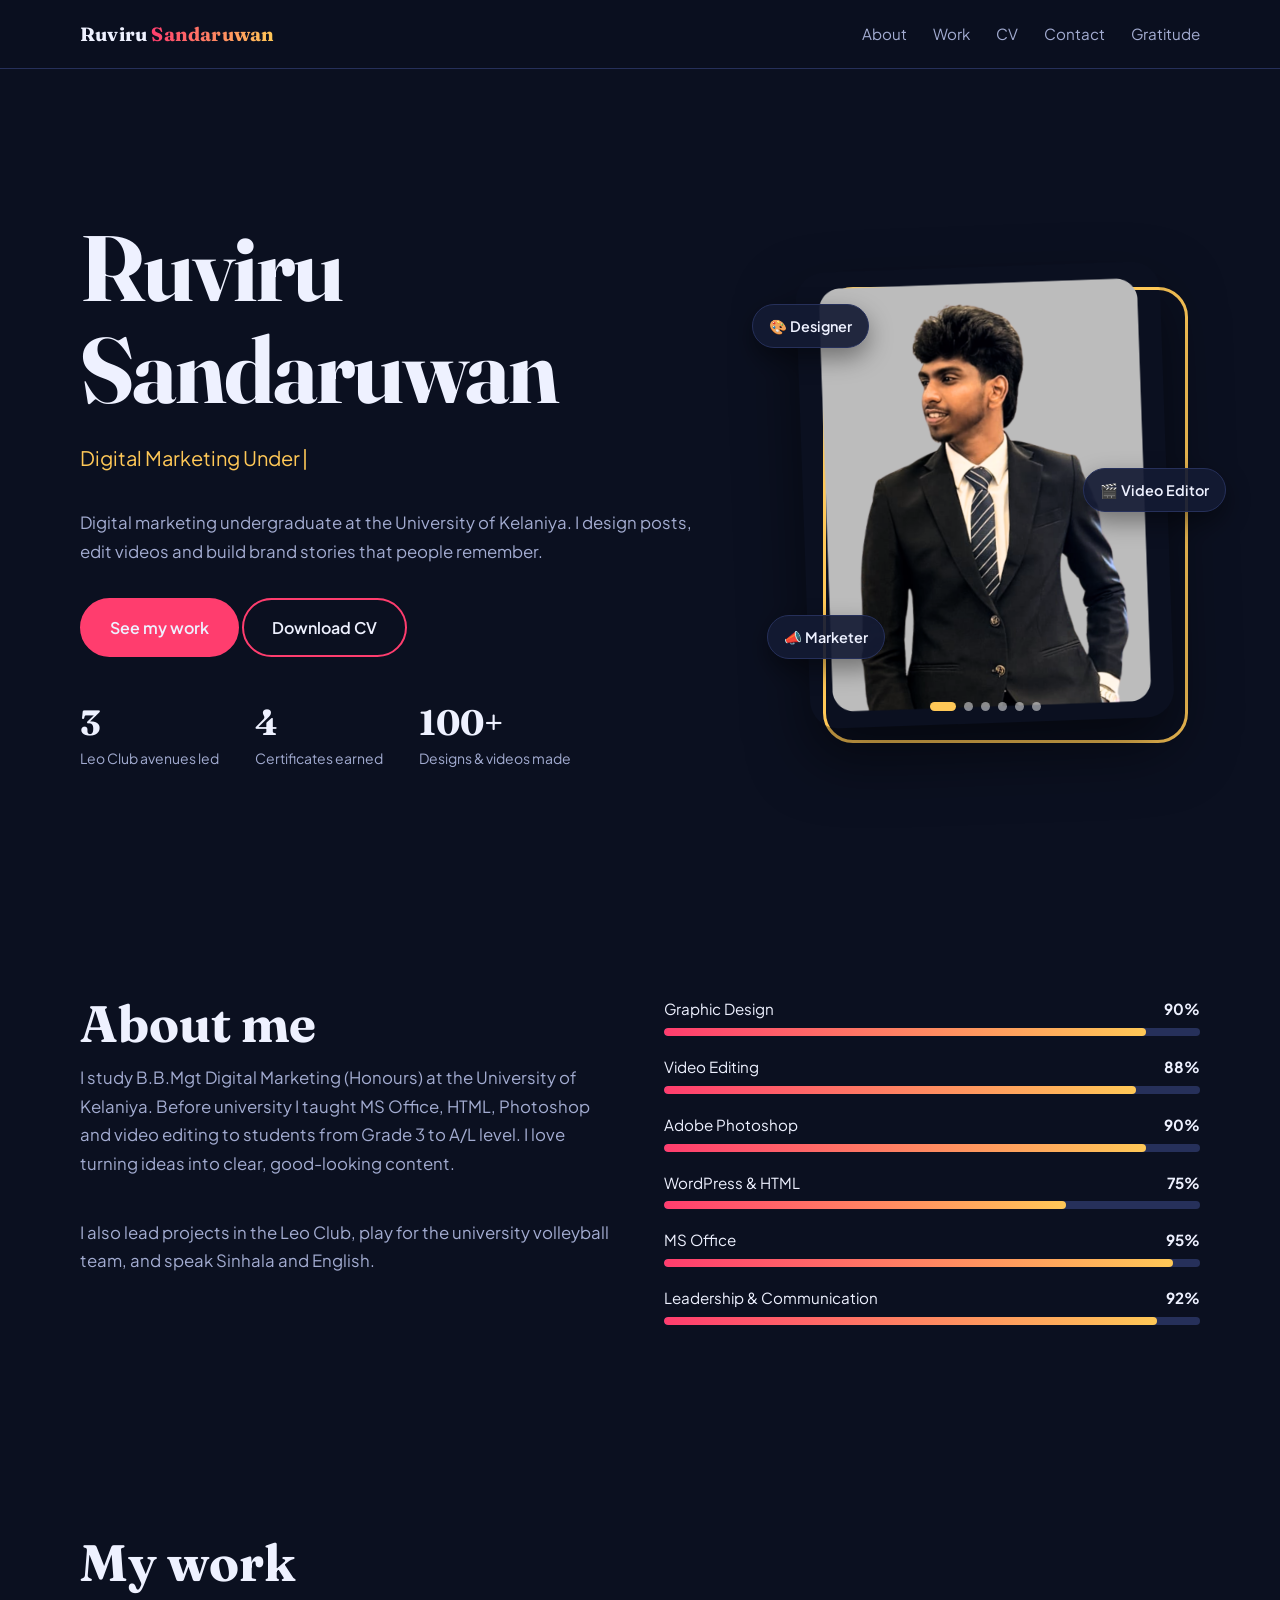
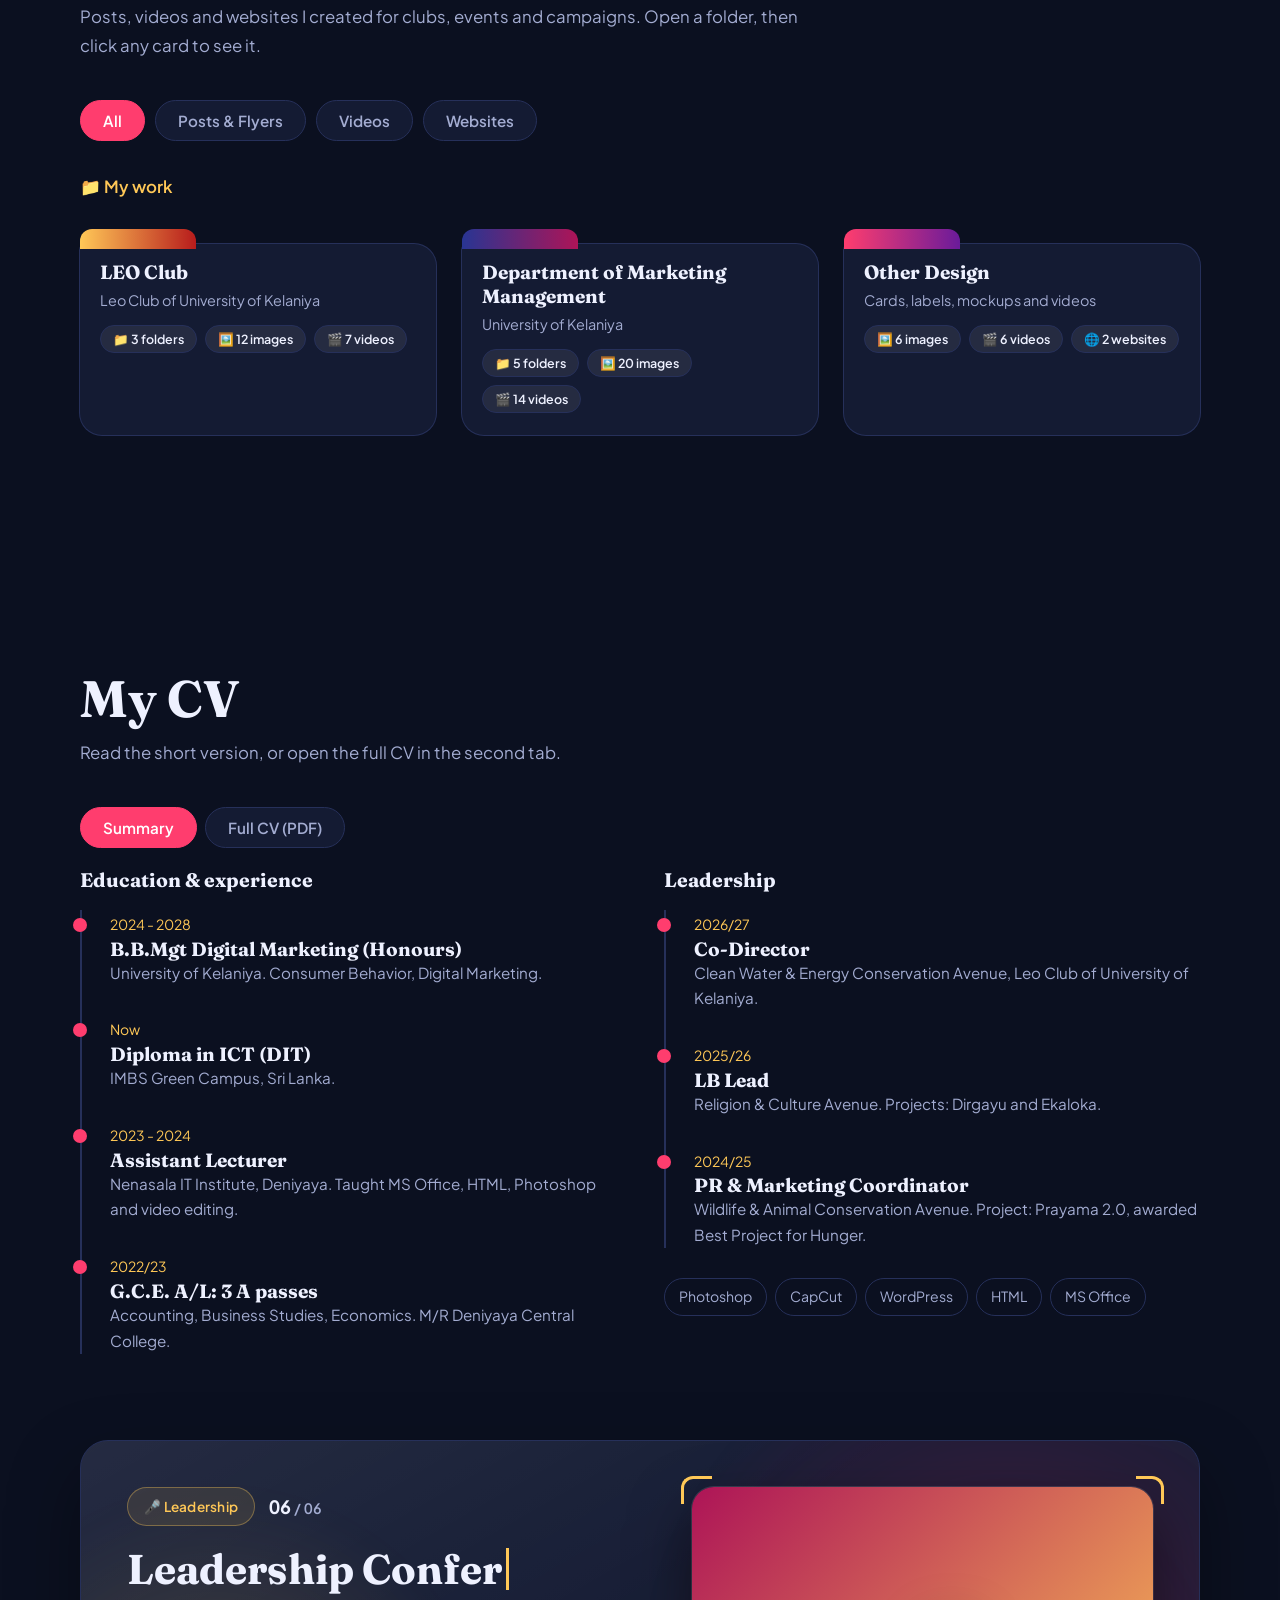
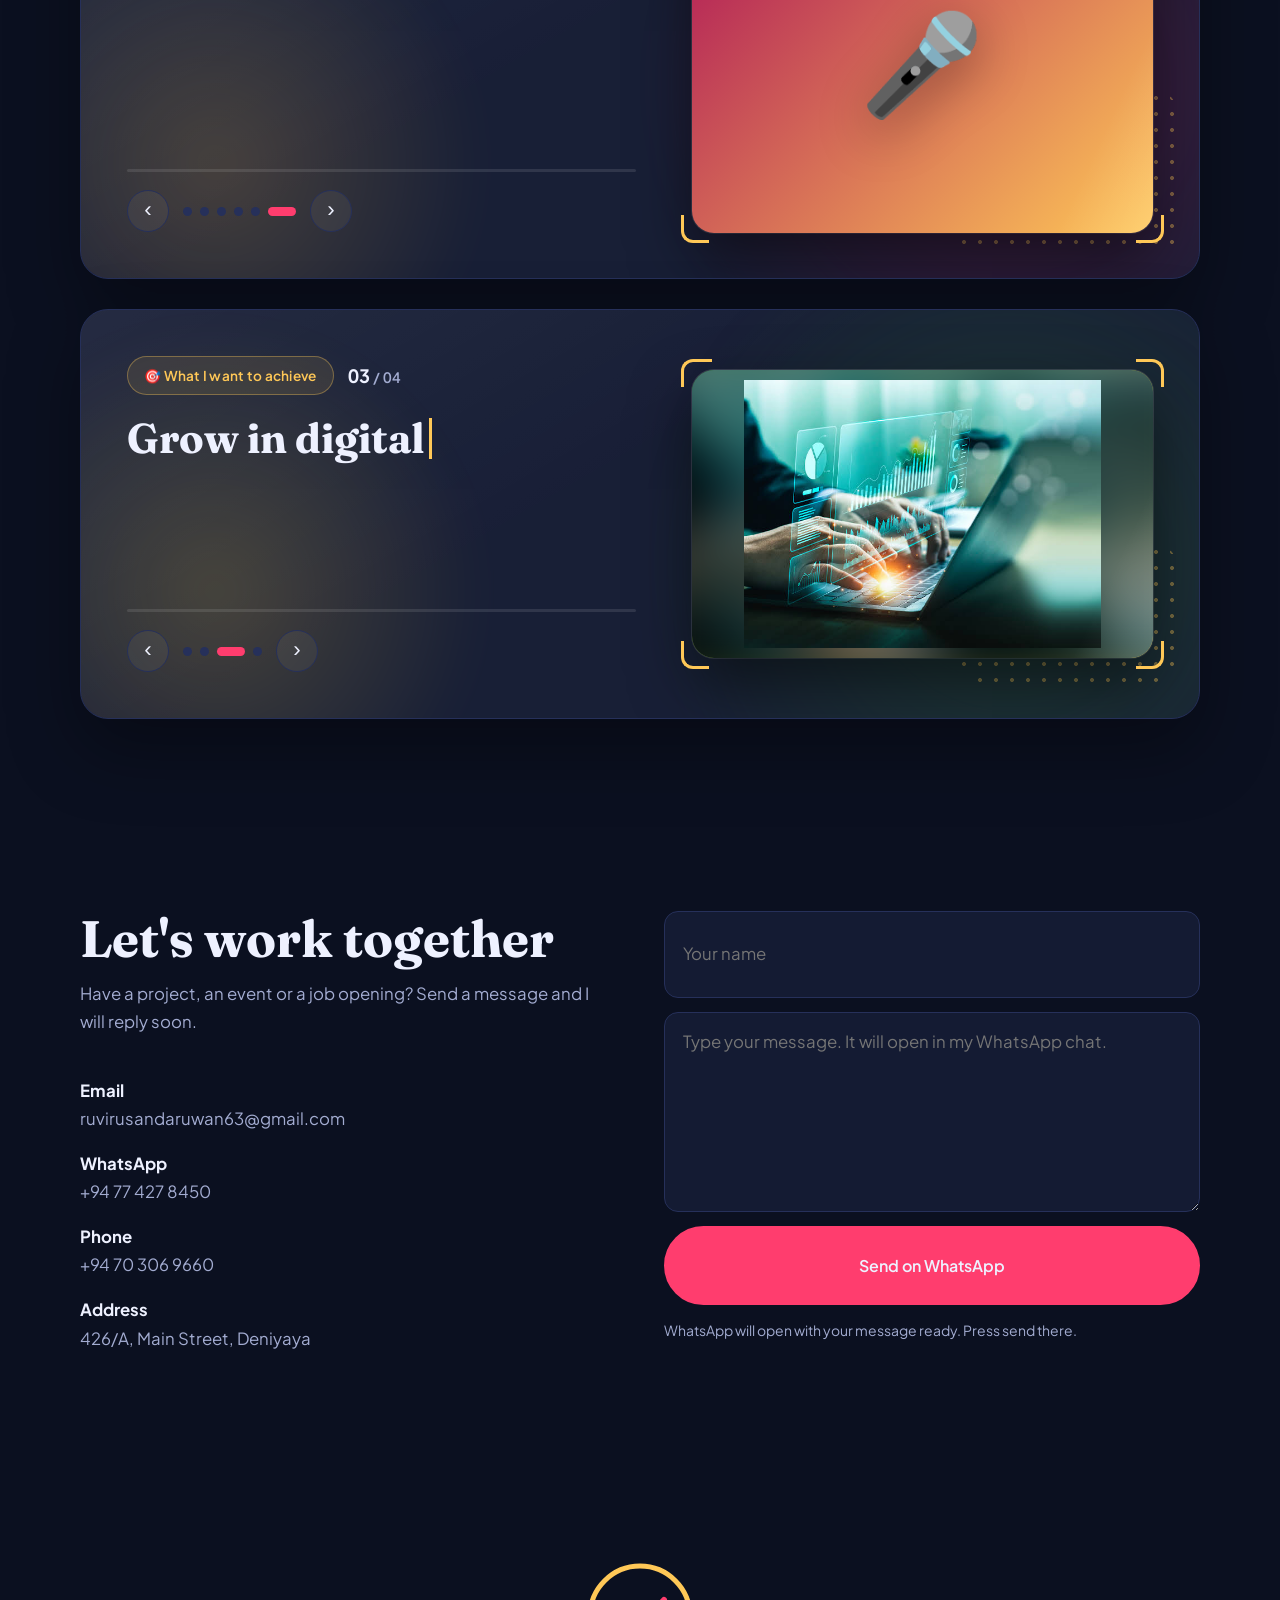
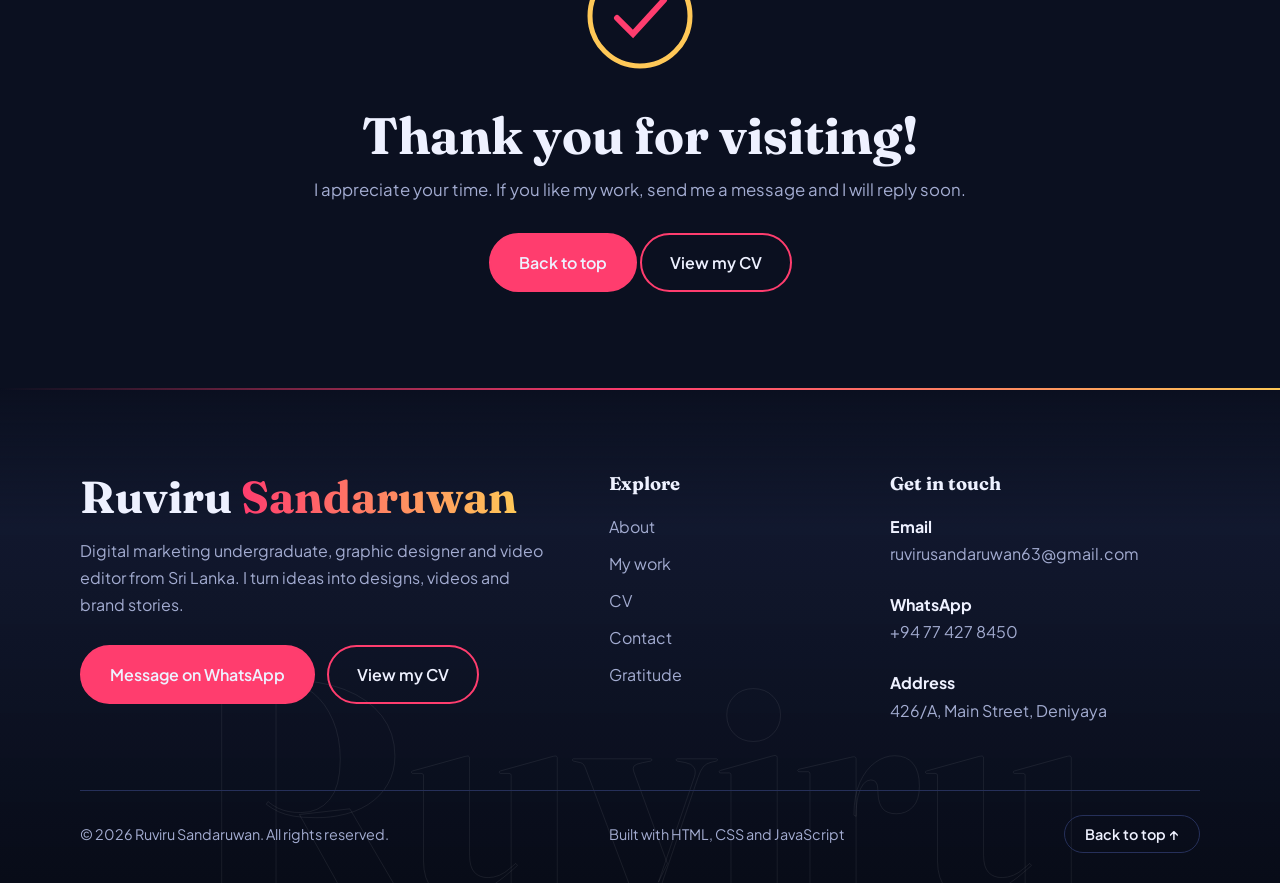
<file: index.html>
<!DOCTYPE html>
<html lang="en">
<head>
<meta charset="utf-8">
<meta name="viewport" content="width=device-width,initial-scale=1">
<title>Ruviru Sandaruwan | Digital Marketer &amp; Designer</title>
<meta name="description" content="Portfolio of Ruviru Sandaruwan - digital marketing undergraduate, graphic designer and video editor from Sri Lanka.">
<!-- Small icon in the browser tab -->
<link rel="icon" href="data:image/svg+xml,%3Csvg xmlns='http://www.w3.org/2000/svg' viewBox='0 0 100 100'%3E%3Crect width='100' height='100' rx='24' fill='%230b1020'/%3E%3Ctext x='50' y='68' font-size='58' text-anchor='middle' fill='%23ff3d6e' font-family='Georgia' font-weight='bold'%3ER%3C/text%3E%3C/svg%3E">
<!-- Text shown when the link is shared on WhatsApp / Facebook -->
<meta property="og:title" content="Ruviru Sandaruwan | Digital Marketer &amp; Designer">
<meta property="og:description" content="Designs, videos and brand stories by Ruviru Sandaruwan.">
<meta property="og:type" content="website">
<meta name="theme-color" content="#0b1020">
<link rel="preconnect" href="https://fonts.googleapis.com">
<link href="https://fonts.googleapis.com/css2?family=Fraunces:opsz,wght@9..144,600;9..144,700&family=Plus+Jakarta+Sans:wght@400;600&display=swap" rel="stylesheet">
<link rel="stylesheet" href="style.css">
</head>
<body>

<!-- ============ NAVIGATION ============ -->
<nav><div class="wrap">
  <a href="#home" class="logo">Ruviru <b>Sandaruwan</b></a>
  <ul>
    <li><a href="#about">About</a></li>
    <li><a href="#work">Work</a></li>
    <li><a href="#cv">CV</a></li>
    <li><a href="#contact">Contact</a></li>
    <li><a href="#thanks">Gratitude</a></li> <!-- MENU NAME: change this word any time -->
  </ul>
  <button class="burger" aria-label="Menu" id="burger">&#9776;</button>
</div></nav>

<!-- ============ HOME / HERO ============ -->
<header class="hero" id="home"><div class="wrap">
  <div>
    <h1><span style="animation-delay:.1s">Ruviru</span> <span style="animation-delay:.25s">Sandaruwan</span></h1>
    <!-- The text below types itself. Edit the list ROLES in script.js -->
    <div class="role" id="role"></div>
    <p class="lead">Digital marketing undergraduate at the University of Kelaniya. I design posts, edit videos and build brand stories that people remember.</p>
    <a href="#work" class="btn fill">See my work</a>
    <a data-cv href="assets/Ruviru_Sandaruwan_CV.pdf" class="btn" download>Download CV</a>
    <div class="stats">
      <div><strong data-count="3">0</strong><small>Leo Club avenues led</small></div>
      <div><strong data-count="4">0</strong><small>Certificates earned</small></div>
      <div><strong data-count="100" data-plus>0</strong><small>Designs &amp; videos made</small></div>
    </div>
  </div>
  <!-- Photos come from PHOTOS in script.js. They change automatically. -->
  <div class="photo"><div class="frame" id="slider"></div><div class="dots" id="dots"></div><span class="chip c1">🎨 Designer</span><span class="chip c2">🎬 Video Editor</span><span class="chip c3">📣 Marketer</span></div>
</div></header>

<!-- ============ ABOUT + SKILLS ============ -->
<section id="about"><div class="wrap two">
  <div class="rv">
    <h2>About me</h2>
    <p class="sub">I study B.B.Mgt Digital Marketing (Honours) at the University of Kelaniya. Before university I taught MS Office, HTML, Photoshop and video editing to students from Grade 3 to A/L level. I love turning ideas into clear, good-looking content.</p>
    <p class="sub">I also lead projects in the Leo Club, play for the university volleyball team, and speak Sinhala and English.</p>
  </div>
  <div class="bars rv" id="skills"><!-- bars are built from SKILLS in script.js --></div>
</div></section>

<!-- ============ WORK ============ -->
<section id="work"><div class="wrap">
  <div class="rv"><h2>My work</h2>
  <p class="sub">Posts, videos and websites I created for clubs, events and campaigns. Open a folder, then click any card to see it.</p></div>
  <div class="filters" id="filters">
    <button class="on" data-f="all">All</button>
    <button data-f="post">Posts &amp; Flyers</button>
    <button data-f="video">Videos</button>
    <button data-f="web">Websites</button>
  </div>
  <!-- Folders and cards are built by script.js from FOLDERS and WORKS (PART 2).
       To change a FOLDER PICTURE: put the file in assets/icons/ and edit FOLDER_ICONS in script.js. Nothing to change in this file. -->
  <div class="crumbs" id="crumbs"></div>
  <div id="view"></div>
</div></section>

<!-- ============ CV (two tabs: Summary / Full PDF) ============ -->
<section id="cv"><div class="wrap">
  <div class="rv">
    <h2>My CV</h2>
    <p class="sub">Read the short version, or open the full CV in the second tab.</p>
    <div class="tabs" id="tabs"><button class="on" data-p="p1">Summary</button><button data-p="p2">Full CV (PDF)</button></div>
  </div>
  <div class="pane on" id="p1"><div class="two">
    <div><h3 style="margin-bottom:18px">Education &amp; experience</h3><div class="tl">
      <article><small>2024 - 2028</small><h3>B.B.Mgt Digital Marketing (Honours)</h3><p>University of Kelaniya. Consumer Behavior, Digital Marketing.</p></article>
      <article><small>Now</small><h3>Diploma in ICT (DIT)</h3><p>IMBS Green Campus, Sri Lanka.</p></article>
      <article><small>2023 - 2024</small><h3>Assistant Lecturer</h3><p>Nenasala IT Institute, Deniyaya. Taught MS Office, HTML, Photoshop and video editing.</p></article>
      <article><small>2022/23</small><h3>G.C.E. A/L: 3 A passes</h3><p>Accounting, Business Studies, Economics. M/R Deniyaya Central College.</p></article>
    </div></div>
    <div><h3 style="margin-bottom:18px">Leadership</h3><div class="tl">
      <article><small>2026/27</small><h3>Co-Director</h3><p>Clean Water &amp; Energy Conservation Avenue, Leo Club of University of Kelaniya.</p></article>
      <article><small>2025/26</small><h3>LB Lead</h3><p>Religion &amp; Culture Avenue. Projects: Dirgayu and Ekaloka.</p></article>
      <article><small>2024/25</small><h3>PR &amp; Marketing Coordinator</h3><p>Wildlife &amp; Animal Conservation Avenue. Project: Prayama 2.0, awarded Best Project for Hunger.</p></article>
    </div><div class="chips"><span>Photoshop</span><span>CapCut</span><span>WordPress</span><span>HTML</span><span>MS Office</span></div></div>
  </div>

  <!-- ===== ACHIEVEMENTS + GOALS =====
       ONE card at a time. Text is on the LEFT and types itself, the picture is on the RIGHT.
       Do not change this part. Edit the words and pictures in script.js (ACHIEVEMENTS and GOALS). -->
  <div class="ach">
    <article class="ach-card rv" id="achCard">
      <div class="ach-txt">
        <div class="ach-meta"><small id="achTag"></small><span class="ach-count" id="achCount"></span></div>
        <h3 id="achTitle"></h3>
        <p id="achText"></p>
        <div class="ach-foot">
          <div class="ach-time"><i id="achTime"></i></div>
          <div class="ach-ctl"><button class="ach-arrow" id="achPrev" aria-label="Previous">&lsaquo;</button><div class="ach-dots" id="achDots"></div><button class="ach-arrow" id="achNext" aria-label="Next">&rsaquo;</button></div>
        </div>
      </div>
      <div class="ach-pic" id="achPic"></div>
    </article>
    <article class="ach-card goal rv" id="goalCard">
      <div class="ach-txt">
        <div class="ach-meta"><small id="goalTag">🎯 What I want to achieve</small><span class="ach-count" id="goalCount"></span></div>
        <h3 id="goalTitle"></h3>
        <p id="goalText"></p>
        <div class="ach-foot">
          <div class="ach-time"><i id="goalTime"></i></div>
          <div class="ach-ctl"><button class="ach-arrow" id="goalPrev" aria-label="Previous">&lsaquo;</button><div class="ach-dots" id="goalDots"></div><button class="ach-arrow" id="goalNext" aria-label="Next">&rsaquo;</button></div>
        </div>
      </div>
      <div class="ach-pic" id="goalPic"></div>
    </article>
  </div>
</div>
  <div class="pane" id="p2"><div class="cvbox">
    <!-- the CV file is set by CV_FILE in script.js -->
    <iframe id="cvframe" title="Ruviru Sandaruwan CV"></iframe>
    <p><span>Phone browser not showing the CV? Use the buttons.</span><span><a data-cv target="_blank" rel="noopener" href="#">Open in new tab</a> &nbsp;|&nbsp; <a data-cv download href="#">Download CV</a></span></p>
  </div></div>
</div></section>

<!-- ============ CONTACT ============ -->
<section id="contact"><div class="wrap two">
  <div class="rv">
    <h2>Let's work together</h2>
    <p class="sub">Have a project, an event or a job opening? Send a message and I will reply soon.</p>
    <ul class="info">
      <li><b>Email</b><a href="mailto:ruvirusandaruwan63@gmail.com">ruvirusandaruwan63@gmail.com</a></li>
      <li><b>WhatsApp</b><a href="https://wa.me/94774278450">+94 77 427 8450</a></li>
      <li><b>Phone</b>+94 70 306 9660</li>
      <li><b>Address</b>426/A, Main Street, Deniyaya</li>
    </ul>
  </div>
  <!-- This form opens WhatsApp with the visitor's message ready. Your number is set by WHATSAPP_NUMBER in script.js -->
  <form id="form" class="rv">
    <input name="name" placeholder="Your name" required aria-label="Your name">
    <textarea name="message" rows="5" placeholder="Type your message. It will open in my WhatsApp chat." required aria-label="Message"></textarea>
    <button class="btn fill" type="submit">Send on WhatsApp</button>
    <small style="color:var(--muted)">WhatsApp will open with your message ready. Press send there.</small>
  </form>
</div></section>

<!-- ============ THANK YOU (appears here after the form is sent) ============ -->
<section id="thanks"><div class="wrap rv" style="text-align:center">
  <svg class="tick" viewBox="0 0 110 110" aria-hidden="true"><circle cx="55" cy="55" r="50"/><path d="M32 57l16 16 31-34"/></svg>
  <!-- This text changes automatically after a message is sent (see script.js) -->
  <h2 id="thx-h">Thank you for visiting!</h2><p class="sub" id="thx-p" style="margin:0 auto 28px">I appreciate your time. If you like my work, send me a message and I will reply soon.</p>
  <a class="btn fill" href="#home">Back to top</a> <a class="btn" data-cv target="_blank" rel="noopener" href="#">View my CV</a>
</div></section>

<!-- ============ FOOTER ============
     Words here can be changed any time. WhatsApp and CV links are set from script.js (PART 1). -->
<footer class="site-foot" id="footer">
  <div class="foot-mark" aria-hidden="true">Ruviru</div>
  <div class="wrap">
    <div class="foot-top">
      <div class="foot-brand">
        <a href="#home" class="foot-logo">Ruviru <b>Sandaruwan</b></a>
        <p>Digital marketing undergraduate, graphic designer and video editor from Sri Lanka. I turn ideas into designs, videos and brand stories.</p>
        <div class="foot-btns">
          <a class="btn fill" data-wa target="_blank" rel="noopener" href="#">Message on WhatsApp</a>
          <a class="btn" data-cv target="_blank" rel="noopener" href="#">View my CV</a>
        </div>
      </div>
      <div class="foot-col">
        <h4>Explore</h4>
        <ul>
          <li><a href="#about">About</a></li>
          <li><a href="#work">My work</a></li>
          <li><a href="#cv">CV</a></li>
          <li><a href="#contact">Contact</a></li>
          <li><a href="#thanks">Gratitude</a></li>
          <!-- ADD A LINK: copy one line above, change the address and the word. Example:
          <li><a href="https://www.linkedin.com/in/YOUR-NAME" target="_blank" rel="noopener">LinkedIn</a></li> -->
        </ul>
      </div>
      <div class="foot-col">
        <h4>Get in touch</h4>
        <ul class="info">
          <li><b>Email</b><a href="mailto:ruvirusandaruwan63@gmail.com">ruvirusandaruwan63@gmail.com</a></li>
          <li><b>WhatsApp</b><a data-wa target="_blank" rel="noopener" href="#">+94 77 427 8450</a></li>
          <li><b>Address</b>426/A, Main Street, Deniyaya</li>
        </ul>
      </div>
    </div>
    <div class="foot-bottom">
      <span>&copy; <span data-year>2026</span> Ruviru Sandaruwan. All rights reserved.</span>
      <span>Built with HTML, CSS and JavaScript</span>
      <button type="button" id="toTopBtn">Back to top &uarr;</button>
    </div>
  </div>
</footer>
<button type="button" id="toTop" aria-label="Back to top">&uarr;</button>

<script src="script.js"></script>
</body>
</html>
</file>
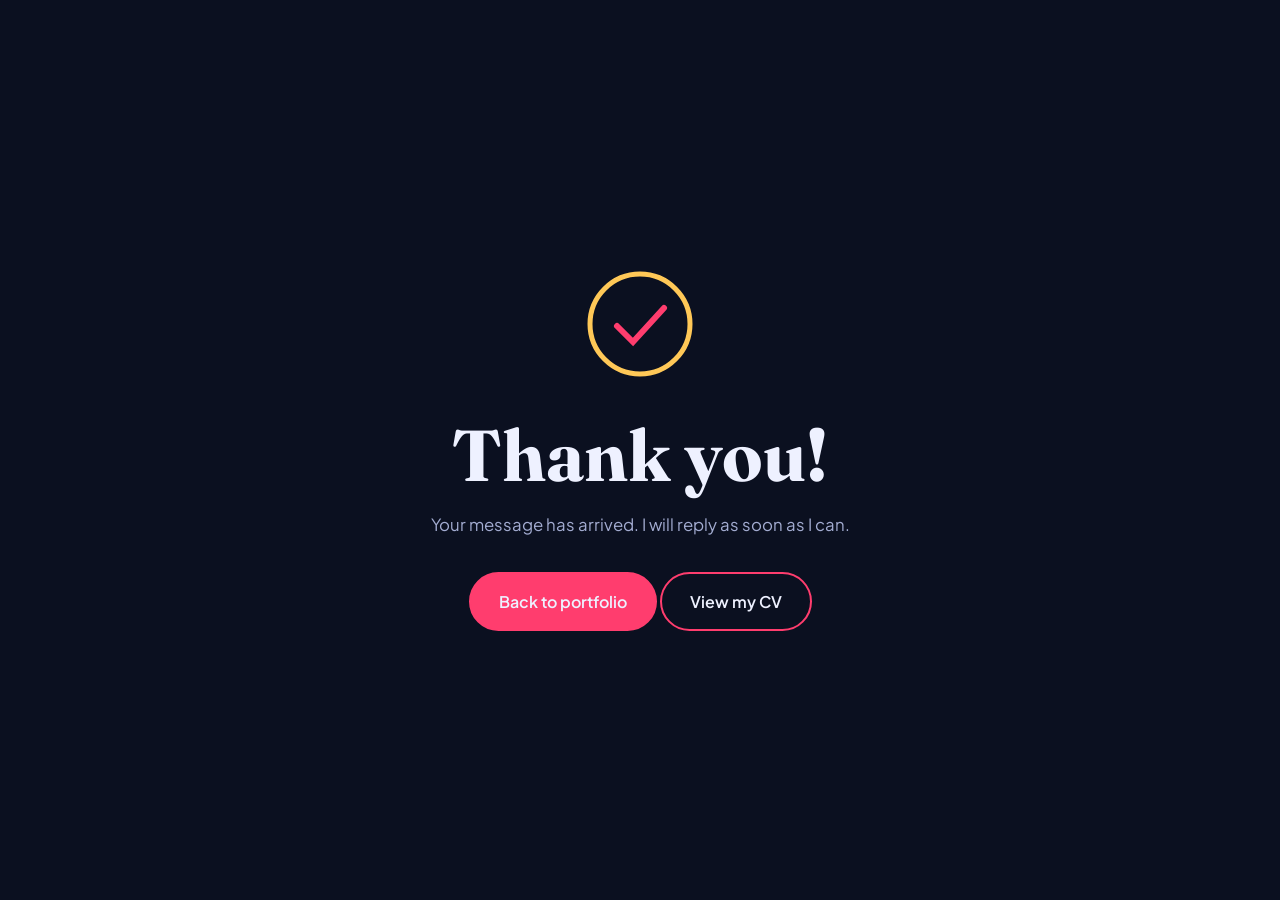
<file: thank-you.html>
<!DOCTYPE html>
<html lang="en"><head>
<meta charset="utf-8"><meta name="viewport" content="width=device-width,initial-scale=1">
<title>Thank you | Ruviru Sandaruwan</title>
<link href="https://fonts.googleapis.com/css2?family=Fraunces:opsz,wght@9..144,700&family=Plus+Jakarta+Sans:wght@400;600&display=swap" rel="stylesheet">
<link rel="stylesheet" href="style.css">
</head><body>
<main class="thanks"><div class="wrap">
  <!-- Animated tick: draws itself when the page opens -->
  <svg class="tick" viewBox="0 0 110 110" aria-hidden="true"><circle cx="55" cy="55" r="50"/><path d="M32 57l16 16 31-34"/></svg>
  <h1 style="font-size:clamp(2.4rem,6vw,4.5rem)">Thank you!</h1>
  <p class="sub" style="margin:16px auto 32px">Your message has arrived. I will reply as soon as I can.</p>
  <a class="btn fill" href="index.html">Back to portfolio</a>
  <a class="btn" href="assets/Ruviru_Sandaruwan_CV.pdf" target="_blank" rel="noopener">View my CV</a>
</div></main>
</body></html>
</file>
<file: style.css>
/* =====================================================
   STYLE.CSS  -  change colours / fonts in :root only
   ===================================================== */
:root{
  --bg:#0b1020;        /* page background (deep navy) */
  --panel:#141b33;     /* cards */
  --line:#26305a;      /* borders */
  --text:#eef1ff;      /* main text */
  --muted:#a3acd1;     /* small text */
  --brand:#ff3d6e;    /* main accent (crimson, like your tie) */
  --brand2:#ffc857;   /* second accent (gold, like your badge) */
  --font:'Plus Jakarta Sans',system-ui,sans-serif;
  --head:'Fraunces',Georgia,serif;
}
*{box-sizing:border-box;margin:0;padding:0}
html{scroll-behavior:smooth}
body{background:var(--bg);color:var(--text);font:400 1.05rem/1.7 var(--font);overflow-x:hidden}
a{color:inherit;text-decoration:none}
img{max-width:100%;display:block}
:focus-visible{outline:3px solid var(--brand2);outline-offset:3px}
.wrap{width:min(1120px,92%);margin:auto}
section{padding:96px 0}
h1,h2,h3{font-family:var(--head);line-height:1.1;font-weight:700}
h2{font-size:clamp(2rem,4.5vw,3.2rem);margin-bottom:12px}
.sub{color:var(--muted);max-width:60ch;margin-bottom:40px}

/* NAV */
nav{position:fixed;inset:0 0 auto;z-index:50;background:rgba(11,16,32,.8);backdrop-filter:blur(12px);border-bottom:1px solid var(--line)}
nav .wrap{display:flex;justify-content:space-between;align-items:center;height:68px}
.logo{font:700 1.3rem var(--head)}
.logo b{color:var(--brand)}
nav ul{display:flex;gap:26px;list-style:none;font-size:.95rem}
nav ul a{color:var(--muted);transition:color .2s}
nav ul a:hover{color:var(--text)}

/* BUTTONS */
.btn{display:inline-block;padding:14px 28px;border-radius:999px;font-weight:600;border:2px solid var(--brand);transition:.25s;cursor:pointer;font-family:inherit;font-size:1rem;color:var(--text);background:none}
.btn.fill{background:var(--brand)}
.btn:hover{transform:translateY(-3px);box-shadow:0 10px 30px rgba(255,61,110,.35)}

/* HERO - the one big animated moment */
.hero{min-height:100vh;display:flex;align-items:center;padding-top:90px;position:relative}
.hero .wrap{display:grid;grid-template-columns:1.2fr .8fr;gap:48px;align-items:center}
.hero h1{font-size:clamp(2.8rem,7.5vw,5.8rem);letter-spacing:-.02em}
.hero h1 span{display:inline-block;opacity:0;transform:translateY(60px) rotate(4deg);animation:rise .9s cubic-bezier(.2,.8,.2,1) forwards}
@keyframes rise{to{opacity:1;transform:none}}
.role{margin:20px 0 28px;font-size:1.25rem;color:var(--brand2);min-height:2em}
.role::after{content:'|';animation:blink 1s infinite;margin-left:2px}
@keyframes blink{50%{opacity:0}}
.hero p.lead{color:var(--muted);max-width:52ch;margin-bottom:32px}
.photo{position:relative;justify-self:center;width:min(380px,80%)}
.photo img{border-radius:48% 52% 45% 55%/55% 45% 55% 45%;animation:morph 9s ease-in-out infinite;border:4px solid var(--brand2);position:relative;z-index:2}
.photo::before{content:'';position:absolute;inset:-18px;border-radius:50%;background:conic-gradient(var(--brand),var(--brand2),var(--brand));filter:blur(40px);opacity:.45;animation:spin 12s linear infinite}
@keyframes morph{50%{border-radius:55% 45% 55% 45%/45% 55% 45% 55%}}
@keyframes spin{to{transform:rotate(360deg)}}
.stats{display:flex;gap:36px;margin-top:44px;flex-wrap:wrap}
.stats strong{display:block;font:700 2.2rem var(--head);color:var(--text)}
.stats small{color:var(--muted)}

/* ABOUT / SKILLS */
.two{display:grid;grid-template-columns:1fr 1fr;gap:48px}
.bars div{margin-bottom:18px}
.bars span{display:flex;justify-content:space-between;font-size:.95rem;margin-bottom:6px}
.bar{height:8px;background:var(--line);border-radius:9px;overflow:hidden}
.bar i{display:block;height:100%;width:0;background:linear-gradient(90deg,var(--brand),var(--brand2));border-radius:9px;transition:width 1.4s cubic-bezier(.2,.8,.2,1)}

/* WORK GRID + FILTER */
.filters{display:flex;gap:10px;flex-wrap:wrap;margin-bottom:32px}
.filters button{padding:10px 22px;border-radius:999px;border:1px solid var(--line);background:var(--panel);color:var(--muted);cursor:pointer;font:600 .95rem var(--font);transition:.2s}
.filters button.on,.filters button:hover{background:var(--brand);color:#fff;border-color:var(--brand)}
.grid{display:grid;grid-template-columns:repeat(auto-fill,minmax(260px,1fr));gap:22px}
.card{background:var(--panel);border:1px solid var(--line);border-radius:18px;overflow:hidden;cursor:pointer;transition:.3s;text-align:left;color:inherit;font:inherit;padding:0}
.card:hover{transform:translateY(-6px);border-color:var(--brand)}
.thumb{aspect-ratio:4/3;display:grid;place-items:center;background:linear-gradient(135deg,var(--c1),var(--c2));font-size:3rem;position:relative;overflow:hidden}
.thumb img{width:100%;height:100%;object-fit:cover;position:absolute;inset:0}
.card h3{font-size:1.15rem;padding:16px 18px 2px}
.card p{padding:0 18px 18px;color:var(--muted);font-size:.9rem}
.card.hide{display:none}

/* LIGHTBOX */
#lb{position:fixed;inset:0;background:rgba(5,8,18,.92);display:none;place-items:center;z-index:100;padding:24px}
#lb.open{display:grid}
#lb .box{max-width:900px;width:100%;position:relative}
#lb img,#lb video{max-height:80vh;margin:auto;border-radius:14px}
#lb .x{position:absolute;top:-44px;right:0;background:none;border:0;color:#fff;font-size:2rem;cursor:pointer}
#lb p{text-align:center;margin-top:12px;color:var(--muted)}

/* TIMELINE (CV) */
.tl{border-left:2px solid var(--line);padding-left:28px}
.tl article{margin-bottom:30px;position:relative}
.tl article::before{content:'';position:absolute;left:-37px;top:8px;width:14px;height:14px;border-radius:50%;background:var(--brand)}
.tl small{color:var(--brand2)}
.tl h3{font-size:1.2rem}
.tl p{color:var(--muted);font-size:.95rem}
.chips{display:flex;flex-wrap:wrap;gap:8px;margin-top:10px}
.chips span{padding:6px 14px;border:1px solid var(--line);border-radius:999px;font-size:.88rem;color:var(--muted)}

/* CONTACT */
form{display:grid;gap:14px}
input,textarea{width:100%;padding:15px 18px;border-radius:14px;border:1px solid var(--line);background:var(--panel);color:var(--text);font:inherit}
input:focus,textarea:focus{border-color:var(--brand);outline:none}
.info li{list-style:none;margin-bottom:16px;color:var(--muted)}
.info b{display:block;color:var(--text)}
footer{padding:32px 0;text-align:center;color:var(--muted);border-top:1px solid var(--line);font-size:.9rem}

/* THANK YOU PAGE */
.thanks{min-height:100vh;display:grid;place-items:center;text-align:center}
.tick{width:110px;height:110px;margin:0 auto 28px}
.tick circle{fill:none;stroke:var(--brand2);stroke-width:5;stroke-dasharray:320;stroke-dashoffset:320;animation:draw 1s .2s forwards}
.tick path{fill:none;stroke:var(--brand);stroke-width:6;stroke-linecap:round;stroke-dasharray:80;stroke-dashoffset:80;animation:draw .6s 1s forwards}
@keyframes draw{to{stroke-dashoffset:0}}

/* scroll reveal (used once per section heading only) */
.rv{opacity:0;transform:translateY(30px);transition:.8s}
.rv.in{opacity:1;transform:none}

@media(max-width:820px){
  .hero .wrap,.two{grid-template-columns:1fr}
  .photo{order:-1;width:55%}
  nav ul{display:none}
}
@media(prefers-reduced-motion:reduce){*{animation:none!important;transition:none!important}.hero h1 span,.rv{opacity:1;transform:none}}

/* =====================================================
   UPGRADE: photo frame slider, CV tabs, pop-up, TV sizes
   ===================================================== */
.logo{font-size:1.2rem;letter-spacing:.01em}
.logo b{background:linear-gradient(90deg,var(--brand),var(--brand2));-webkit-background-clip:text;background-clip:text;color:transparent}
.burger{display:none;background:none;border:1px solid var(--line);color:var(--text);width:44px;height:44px;border-radius:12px;font-size:1.3rem;cursor:pointer}

/* Photo: rounded frame with gold offset border + auto-changing images */
.photo{width:min(400px,85%)}
.photo::before{inset:auto;top:20px;left:20px;right:-20px;bottom:-20px;border:3px solid var(--brand2);border-radius:30px;background:none;filter:none;opacity:1;animation:none}
.frame{position:relative;aspect-ratio:4/5;border-radius:28px;overflow:hidden;z-index:2;box-shadow:0 30px 60px rgba(0,0,0,.5);transform:rotate(-2deg);animation:float 6s ease-in-out infinite}
@keyframes float{50%{transform:rotate(-2deg) translateY(-14px)}}
.photo .slide{position:absolute;inset:0;width:100%;height:100%;object-fit:cover;object-position:center 30%;border:0;border-radius:0;animation:none;opacity:0;transform:scale(1.1);transition:opacity 1.2s,transform 6s linear}
.photo .slide.on{opacity:1;transform:scale(1)}
.dots{position:absolute;z-index:4;left:0;right:0;bottom:12px;display:flex;justify-content:center;gap:8px}
.dots i{width:9px;height:9px;border-radius:9px;background:rgba(255,255,255,.5);transition:.4s}
.dots i.on{width:26px;background:var(--brand2)}
.chip{position:absolute;z-index:5;padding:9px 16px;border-radius:999px;background:rgba(20,27,51,.92);border:1px solid var(--line);font-size:.9rem;font-weight:600;box-shadow:0 10px 24px rgba(0,0,0,.4);animation:bob 5s ease-in-out infinite}
.chip.c1{top:8%;left:-14%}.chip.c2{top:44%;right:-16%;animation-delay:1.2s}.chip.c3{bottom:14%;left:-10%;animation-delay:2.4s}
@keyframes bob{50%{transform:translateY(-10px)}}

/* CV tabs */
.tabs{display:flex;gap:8px;margin-bottom:22px}
.tabs button{padding:10px 22px;border-radius:999px;border:1px solid var(--line);background:var(--panel);color:var(--muted);font:600 .95rem var(--font);cursor:pointer;transition:.2s}
.tabs button.on{background:var(--brand);color:#fff;border-color:var(--brand)}
.pane{display:none}.pane.on{display:block;animation:rise .6s forwards}
.cvbox{border:1px solid var(--line);border-radius:20px;overflow:hidden;background:var(--panel)}
.cvbox iframe{width:100%;height:80vh;min-height:520px;border:0;display:block}
.cvbox p{padding:14px 20px;color:var(--muted);font-size:.9rem;display:flex;justify-content:space-between;flex-wrap:wrap;gap:10px}
.cvbox a{color:var(--brand2);font-weight:600}

/* Pop-up viewer: framed picture, soft round icons, caption under */
#lb .box{max-width:960px}
#lb .bar2{display:flex;justify-content:space-between;align-items:center;margin-bottom:12px}
#lb .badge{padding:6px 16px;border-radius:999px;background:var(--brand);font-size:.85rem;font-weight:600}
#lb .tools{display:flex;gap:10px}
#lb .ic{position:static;width:44px;height:44px;border-radius:50%;border:1px solid rgba(255,255,255,.18);background:rgba(255,255,255,.08);color:#fff;font-size:1.25rem;cursor:pointer;display:grid;place-items:center;transition:.25s}
#lb .ic:hover{background:var(--brand);transform:scale(1.1)}
#lb .frame2{border:3px solid var(--brand2);border-radius:20px;padding:8px;background:rgba(255,255,255,.04);box-shadow:0 0 60px rgba(255,61,110,.25);animation:pop .45s cubic-bezier(.2,.9,.3,1.3)}
@keyframes pop{from{opacity:0;transform:scale(.9)}}
#lb .cap{text-align:center;margin-top:16px}
#lb .cap h3{font-size:1.5rem}
#lb .cap p{margin:4px 0 0}

/* Big screens: TVs and large desktops scale everything up */
@media(min-width:1600px){html{font-size:19px}.wrap{width:min(1500px,90%)}}
@media(min-width:2200px){html{font-size:25px}.wrap{width:min(2000px,88%)}}
@media(min-width:3000px){html{font-size:34px}.wrap{width:min(2700px,88%)}}

/* Tablet and phone */
@media(max-width:820px){
  .burger{display:block}
  nav ul{position:absolute;top:68px;left:0;right:0;background:var(--bg);flex-direction:column;padding:20px 6%;border-bottom:1px solid var(--line);display:none}
  nav ul.open{display:flex}
  .photo{width:min(300px,68%);margin-bottom:24px}
  .chip{font-size:.78rem;padding:7px 12px}.chip.c1{left:-8%}.chip.c2{right:-8%}.chip.c3{left:-6%}
  section{padding:64px 0}
}

/* Thank-you tick starts drawing only when the section scrolls into view */
.tick circle,.tick path{animation-play-state:paused}
.in .tick circle,.in .tick path{animation-play-state:running}

/* Work cards: preview picture, play sign, soft glow on hover */
.thumb .ico{position:relative;z-index:0}
.thumb img{transition:transform .6s}
.card:hover .thumb img{transform:scale(1.08)}
.card:hover{box-shadow:0 18px 40px rgba(255,61,110,.22)}
.thumb .play{position:absolute;right:12px;bottom:12px;z-index:2;width:38px;height:38px;border-radius:50%;background:rgba(255,61,110,.92);color:#fff;font-style:normal;font-size:14px;display:grid;place-items:center;padding-left:3px;box-shadow:0 6px 18px rgba(0,0,0,.45)}

/* FIX: cards are buttons, and buttons centre their content up and down.
   This makes every card start at the top, so all preview pictures line up. */
.card{display:flex;flex-direction:column;justify-content:flex-start;align-items:stretch;width:100%}
.card .thumb{width:100%;flex:none}
.card p{flex:1}

/* =====================================================
   WORK FOLDERS  (folder cards, path line, Images / Videos sections)
   ===================================================== */
.crumbs{display:flex;flex-wrap:wrap;align-items:center;gap:8px;margin-bottom:26px;color:var(--muted);scroll-margin-top:100px}
.crumbs button{background:var(--panel);border:1px solid var(--line);color:var(--text);padding:8px 18px;border-radius:999px;cursor:pointer;font:600 .9rem var(--font);transition:.2s}
.crumbs button:hover{background:var(--brand);border-color:var(--brand)}
.crumbs .crumb-back{background:var(--brand);border-color:var(--brand)}
.crumbs b{color:var(--brand2);font-weight:600}

.fold-grid{display:grid;grid-template-columns:repeat(auto-fill,minmax(300px,1fr));gap:40px 26px;margin-bottom:44px;padding-top:16px}
.fold{position:relative;display:flex;flex-direction:column;width:100%;text-align:left;color:inherit;font:inherit;padding:0;border:0;cursor:pointer;background:var(--panel);border-radius:6px 22px 22px 22px;box-shadow:0 0 0 1px var(--line);transition:transform .35s,box-shadow .35s}
.fold::before{content:"";position:absolute;left:0;top:-15px;width:116px;height:20px;border-radius:12px 12px 0 0;background:linear-gradient(90deg,var(--c1),var(--c2))}
.fold:hover{transform:translateY(-8px) rotate(-.6deg);box-shadow:0 0 0 2px var(--brand),0 24px 46px rgba(255,61,110,.25)}
.fold-cover{position:relative;aspect-ratio:16/10;display:grid;place-items:center;font-size:4.2rem;overflow:hidden;background:linear-gradient(135deg,var(--c1),var(--c2));border-radius:6px 22px 0 0}
.fold-cover::after{content:"";position:absolute;inset:0;background:linear-gradient(transparent 55%,rgba(11,16,32,.55));pointer-events:none}
.fold-cover .ico{position:relative;z-index:0}
.fold-cover img.cv{position:absolute;inset:0;width:100%;height:100%;object-fit:cover}
.fold-info{padding:16px 20px 22px}
.fold-info h3{font-size:1.2rem;line-height:1.25}
.fold-info p{color:var(--muted);font-size:.9rem;margin:4px 0 12px;min-height:1.3em}
.fold-badges{display:flex;flex-wrap:wrap;gap:8px}
.fold-badges b{font:600 .78rem var(--font);padding:5px 12px;border-radius:999px;background:rgba(255,255,255,.07);border:1px solid var(--line)}

/* the "Images" / "Videos" / "Websites" folder headings */
.fsec{margin-bottom:46px}
.fsec-h{display:inline-flex;align-items:center;gap:10px;font:700 1.25rem var(--head);padding:10px 22px;margin-bottom:22px;border-radius:14px 14px 14px 4px;background:var(--panel);border:1px solid var(--line);border-left:5px solid var(--brand)}
.fsec-h em{font:600 .8rem var(--font);font-style:normal;background:var(--brand);padding:2px 11px;border-radius:99px}
.fempty{text-align:center;padding:64px 20px;color:var(--muted);border:2px dashed var(--line);border-radius:22px}
.fempty span{display:block;font-size:3.2rem}

/* random pictures + random entrance animations */
@keyframes flFade{from{opacity:0}}
@keyframes flUp{from{opacity:0;transform:translateY(34px)}}
@keyframes flZoom{from{opacity:0;transform:scale(1.18)}}
@keyframes flLeft{from{opacity:0;transform:translateX(50px)}}
.v-fade{animation:flFade .6s both}.v-up{animation:flUp .6s both}.v-zoom{animation:flZoom .6s both}.v-left{animation:flLeft .6s both}
.fold-cover img.c1{animation:flFade 1s both}.fold-cover img.c2{animation:flZoom 1s both}.fold-cover img.c3{animation:flUp 1s both}.fold-cover img.c4{animation:flLeft 1s both}

/* =====================================================
   ACHIEVEMENTS + GOALS  (premium cards: text LEFT, picture RIGHT)
   Colours of each slide are set by script.js (--a1 / --a2) and fade smoothly.
   ===================================================== */
@property --a1{syntax:'<color>';inherits:true;initial-value:#6a1b9a}
@property --a2{syntax:'<color>';inherits:true;initial-value:#ff3d6e}

.ach{display:grid;gap:30px;margin-top:56px}
.ach-card{
  --a1:#6a1b9a;--a2:#ff3d6e;
  position:relative;isolation:isolate;overflow:hidden;
  display:grid;grid-template-columns:1.05fr .95fr;gap:clamp(22px,4.5vw,56px);align-items:center;
  padding:clamp(24px,3.6vw,46px);border-radius:28px;
  background:linear-gradient(150deg,rgba(255,255,255,.07),rgba(255,255,255,.015) 45%),var(--panel);
  border:1px solid var(--line);box-shadow:0 30px 70px rgba(0,0,0,.35);
  transition:--a1 1.2s ease,--a2 1.2s ease,opacity .8s,transform .8s,border-color .3s,box-shadow .3s}
.ach-card:hover{border-color:rgba(255,200,87,.55);box-shadow:0 34px 80px rgba(0,0,0,.45),0 0 60px rgba(255,61,110,.12)}
/* two soft colour clouds behind the card (they take the colours of the open slide) */
.ach-card::before,.ach-card::after{content:"";position:absolute;z-index:-1;border-radius:50%;pointer-events:none}
.ach-card::before{width:70%;aspect-ratio:1;right:-18%;top:-34%;background:radial-gradient(circle,var(--a1),transparent 66%);opacity:.3;filter:blur(18px);animation:achGlow 12s ease-in-out infinite alternate}
.ach-card::after{width:52%;aspect-ratio:1;left:-14%;bottom:-40%;background:radial-gradient(circle,var(--a2),transparent 66%);opacity:.2;filter:blur(22px);animation:achGlow 15s ease-in-out infinite alternate-reverse}
@keyframes achGlow{to{transform:translate(-7%,9%) scale(1.15)}}

/* ----- LEFT: text ----- */
.ach-txt{display:flex;flex-direction:column;min-width:0;align-self:stretch}
.ach-meta{display:flex;align-items:center;gap:14px;flex-wrap:wrap;margin-bottom:20px}
.ach-meta small{padding:7px 16px;border-radius:999px;font-weight:600;font-size:.85rem;letter-spacing:.02em;color:var(--brand2);background:rgba(255,200,87,.1);border:1px solid rgba(255,200,87,.35)}
.ach-count{font:600 .9rem var(--font);color:var(--muted);font-variant-numeric:tabular-nums}
.ach-count b{color:var(--text);font-size:1.15rem}
.ach-txt h3{font-size:clamp(1.65rem,3.3vw,2.6rem);line-height:1.12;margin-bottom:16px;color:var(--text)}
.ach-txt p{color:var(--muted);font-size:1.05rem;max-width:46ch}
.ach-foot{margin-top:auto;padding-top:28px;display:grid;gap:18px}
.ach-time{height:3px;border-radius:3px;background:rgba(255,255,255,.1);overflow:hidden}
.ach-time i{display:block;height:100%;width:0;background:linear-gradient(90deg,var(--brand),var(--brand2));transition:width .1s linear}
.ach-ctl{display:flex;align-items:center;gap:14px;flex-wrap:wrap}
.ach-arrow{width:42px;height:42px;border-radius:50%;border:1px solid var(--line);background:rgba(255,255,255,.05);color:var(--text);font-size:1.4rem;line-height:1;cursor:pointer;display:grid;place-items:center;transition:.25s;padding-bottom:3px}
.ach-arrow:hover{background:var(--brand);border-color:var(--brand);transform:scale(1.08)}
.ach-dots{display:flex;gap:8px;flex-wrap:wrap}
.ach-dots button{width:9px;height:9px;padding:0;border:0;border-radius:9px;background:var(--line);cursor:pointer;transition:.4s}
.ach-dots button.on{width:28px;background:var(--brand)}

/* The typing caret (a small gold line that blinks while letters appear) */
.typing::after{content:"";display:inline-block;width:3px;height:1em;margin-left:4px;vertical-align:-.14em;background:var(--brand2);animation:blink .8s steps(1) infinite}

/* ----- RIGHT: picture ----- */
.ach-pic{position:relative;aspect-ratio:4/3;perspective:1000px;min-width:0}
.goal .ach-pic{aspect-ratio:16/10}
.ach-pic::after{content:"";position:absolute;right:-24px;bottom:-24px;width:48%;height:48%;z-index:-1;border-radius:22px;opacity:.4;
  background:radial-gradient(circle,var(--brand2) 1.6px,transparent 2.3px) 0 0/16px 16px;animation:dotsDrift 8s ease-in-out infinite alternate}
@keyframes dotsDrift{to{transform:translate(-10px,-10px)}}
.pic-stage{position:absolute;inset:0;border-radius:22px;overflow:hidden;display:grid;place-items:center;
  background:linear-gradient(135deg,var(--a1),var(--a2));box-shadow:0 26px 60px rgba(0,0,0,.5),0 0 0 1px rgba(255,255,255,.14)}
.pic-ico{position:relative;z-index:1;font-size:clamp(3.6rem,9vw,6.2rem);animation:icoFloat 4s ease-in-out infinite;filter:drop-shadow(0 14px 26px rgba(0,0,0,.35))}
@keyframes icoFloat{50%{transform:translateY(-12px) rotate(-5deg)}}
.pic-bg,.pic-fg{position:absolute;inset:0;width:100%;height:100%;z-index:2}
.pic-bg{object-fit:cover;filter:blur(22px) brightness(.55);transform:scale(1.25)}
.pic-fg{object-fit:contain;padding:10px;animation:kenBurns 10s ease-in-out infinite alternate}   /* HAPPENING: slow zoom while it is shown */
@keyframes kenBurns{from{transform:scale(1)}to{transform:scale(1.05)}}
.pic-shine{position:absolute;inset:0;z-index:3;pointer-events:none;background:linear-gradient(115deg,transparent 40%,rgba(255,255,255,.22) 50%,transparent 60%);background-size:250% 100%;animation:picShine 5.5s ease-in-out infinite}
@keyframes picShine{0%{background-position:150% 0}55%,100%{background-position:-150% 0}}
/* gold corner brackets draw themselves after the picture arrives */
.pic-c{position:absolute;z-index:4;display:block;width:28px;height:28px;border:3px solid var(--brand2);animation:cornerIn .8s .5s both}
.pic-c.tl{top:-11px;left:-11px;border-right:0;border-bottom:0;border-radius:12px 0 0 0}
.pic-c.tr{top:-11px;right:-11px;border-left:0;border-bottom:0;border-radius:0 12px 0 0}
.pic-c.bl{bottom:-11px;left:-11px;border-right:0;border-top:0;border-radius:0 0 0 12px}
.pic-c.br{bottom:-11px;right:-11px;border-left:0;border-top:0;border-radius:0 0 12px 0}
@keyframes cornerIn{from{opacity:0;transform:scale(.3)}}

/* COMING: five different ways the picture arrives (script.js picks one at random) */
.ach-card[data-fx=zoom]   .pic-stage{animation:eZoom   1s cubic-bezier(.2,.8,.2,1) both}
.ach-card[data-fx=flip]   .pic-stage{animation:eFlip   1s cubic-bezier(.2,.8,.2,1) both}
.ach-card[data-fx=slide]  .pic-stage{animation:eSlide  1s cubic-bezier(.2,.8,.2,1) both}
.ach-card[data-fx=reveal] .pic-stage{animation:eReveal 1.1s cubic-bezier(.7,0,.2,1) both}
.ach-card[data-fx=drop]   .pic-stage{animation:eDrop   1.1s cubic-bezier(.3,1.4,.5,1) both}
@keyframes eZoom{from{opacity:0;transform:scale(1.35);filter:blur(10px)}}
@keyframes eFlip{from{opacity:0;transform:rotateY(-80deg) scale(.9)}}
@keyframes eSlide{from{opacity:0;transform:translateX(90px) rotate(3deg)}}
@keyframes eReveal{from{clip-path:inset(0 0 0 100%)}to{clip-path:inset(0)}}
@keyframes eDrop{from{opacity:0;transform:translateY(-70px) rotate(-5deg) scale(.9)}}
/* the small tag and counter also slide in */
.ach-card[data-fx] .ach-meta{animation:metaIn .7s .1s both}
@keyframes metaIn{from{opacity:0;transform:translateX(-24px)}}

/* GOING: four different ways everything leaves before the next slide */
.ach-card.is-out .ach-meta,.ach-card.is-out .ach-txt h3,.ach-card.is-out .ach-txt p{animation:tOut .5s ease-in both}
@keyframes tOut{to{opacity:0;transform:translateY(-18px);filter:blur(4px)}}
.ach-card.is-out .pic-c{animation:cornerOut .4s ease-in both}
@keyframes cornerOut{to{opacity:0;transform:scale(.3)}}
.ach-card.is-out[data-out=fade]  .pic-stage{animation:oFade .55s ease-in both}
.ach-card.is-out[data-out=left]  .pic-stage{animation:oLeft .55s ease-in both}
.ach-card.is-out[data-out=zoom]  .pic-stage{animation:oZoom .55s ease-in both}
.ach-card.is-out[data-out=spin]  .pic-stage{animation:oSpin .55s ease-in both}
@keyframes oFade{to{opacity:0}}
@keyframes oLeft{to{opacity:0;transform:translateX(-90px) rotate(-3deg)}}
@keyframes oZoom{to{opacity:0;transform:scale(.7);filter:blur(8px)}}
@keyframes oSpin{to{opacity:0;transform:rotateY(80deg) scale(.9)}}

@media(max-width:820px){
  .ach-card{grid-template-columns:1fr}
  .ach-pic{order:-1}                      /* on a phone the picture goes on top */
  .fold-grid{grid-template-columns:1fr}
}

/* =====================================================
   FOOTER  +  back-to-top button
   ===================================================== */
.site-foot{position:relative;overflow:hidden;padding:84px 0 30px;text-align:left;color:var(--muted);font-size:1rem;border-top:0;
  background:linear-gradient(180deg,transparent,rgba(20,27,51,.75) 28%,#080c18)}
.site-foot::before{content:"";position:absolute;inset:0 0 auto;height:2px;background:linear-gradient(90deg,transparent,var(--brand),var(--brand2),var(--brand),transparent);background-size:200% 100%;animation:footLine 7s linear infinite}
@keyframes footLine{to{background-position:-200% 0}}
.foot-mark{position:absolute;left:50%;bottom:-.18em;transform:translateX(-50%);font:700 clamp(7rem,24vw,20rem)/1 var(--head);color:transparent;-webkit-text-stroke:1px rgba(255,255,255,.07);white-space:nowrap;pointer-events:none;user-select:none}
.site-foot .wrap{position:relative;z-index:1}
.foot-top{display:grid;grid-template-columns:1.5fr .7fr 1fr;gap:clamp(30px,5vw,68px);padding-bottom:52px}
.foot-logo{display:inline-block;font:700 clamp(1.9rem,3.6vw,2.8rem)/1.1 var(--head);color:var(--text);margin-bottom:16px}
.foot-logo b{background:linear-gradient(90deg,var(--brand),var(--brand2));-webkit-background-clip:text;background-clip:text;color:transparent}
.foot-brand p{max-width:44ch;margin-bottom:26px}
.foot-btns{display:flex;gap:12px;flex-wrap:wrap}
.site-foot h4{font:700 1.15rem var(--head);color:var(--text);margin-bottom:18px}
.foot-col ul{list-style:none;display:grid;gap:10px}
.foot-col a{color:var(--muted);transition:color .2s,padding-left .25s}
.foot-col a:hover{color:var(--brand2);padding-left:6px}
.site-foot .info li{margin-bottom:14px}
.site-foot .info a{color:var(--muted);transition:color .2s}
.site-foot .info a:hover{color:var(--brand2)}
.foot-bottom{display:flex;justify-content:space-between;align-items:center;gap:14px;flex-wrap:wrap;padding-top:24px;border-top:1px solid var(--line);font-size:.9rem}
.foot-bottom button{background:none;border:1px solid var(--line);color:var(--text);padding:9px 20px;border-radius:999px;font:600 .9rem var(--font);cursor:pointer;transition:.25s}
.foot-bottom button:hover{background:var(--brand);border-color:var(--brand);transform:translateY(-2px)}
#toTop{position:fixed;right:22px;bottom:22px;z-index:60;width:48px;height:48px;border-radius:50%;border:1px solid rgba(255,255,255,.2);background:rgba(20,27,51,.92);backdrop-filter:blur(8px);color:#fff;font-size:1.2rem;cursor:pointer;opacity:0;transform:translateY(16px);pointer-events:none;transition:.35s}
#toTop.show{opacity:1;transform:none;pointer-events:auto}
#toTop:hover{background:var(--brand);border-color:var(--brand)}
@media(max-width:820px){.foot-top{grid-template-columns:1fr;gap:34px}.foot-bottom{justify-content:center;text-align:center}}

/* Folder icon as a picture (PNG / SVG) */
/* Folder icon: fills the card cover, centred, above the dark fade */
.fold-cover .ico{position:absolute;inset:0;z-index:2;display:flex;align-items:center;justify-content:center}
/* Folder icon picture (assets/icons/): sits on a white plate so any logo, dark or light, stays easy to see */
.fold-cover .ico-img{box-sizing:border-box;width:auto;height:auto;max-width:72%;max-height:76%;object-fit:contain;padding:10px 14px;border-radius:20px;background:#fff;box-shadow:0 10px 26px rgba(0,0,0,.35);transition:transform .35s}
.fold:hover .fold-cover .ico-img{transform:scale(1.06)}

/* Folder badge (the round picture icon in the corner of a folder card) */
.fold-badge{position:absolute;left:14px;bottom:14px;z-index:3;width:clamp(48px,22%,76px);aspect-ratio:1;object-fit:contain;padding:6px;border-radius:50%;background:rgba(11,16,32,.75);border:2px solid var(--brand2);box-shadow:0 8px 20px rgba(0,0,0,.45);transition:transform .35s}
.fold:hover .fold-badge{transform:scale(1.12) rotate(-6deg)}
.fold-cover:not(:has(img.cv)) .fold-badge{display:none}   /* no work pictures yet: only the big icon shows */
</file>
